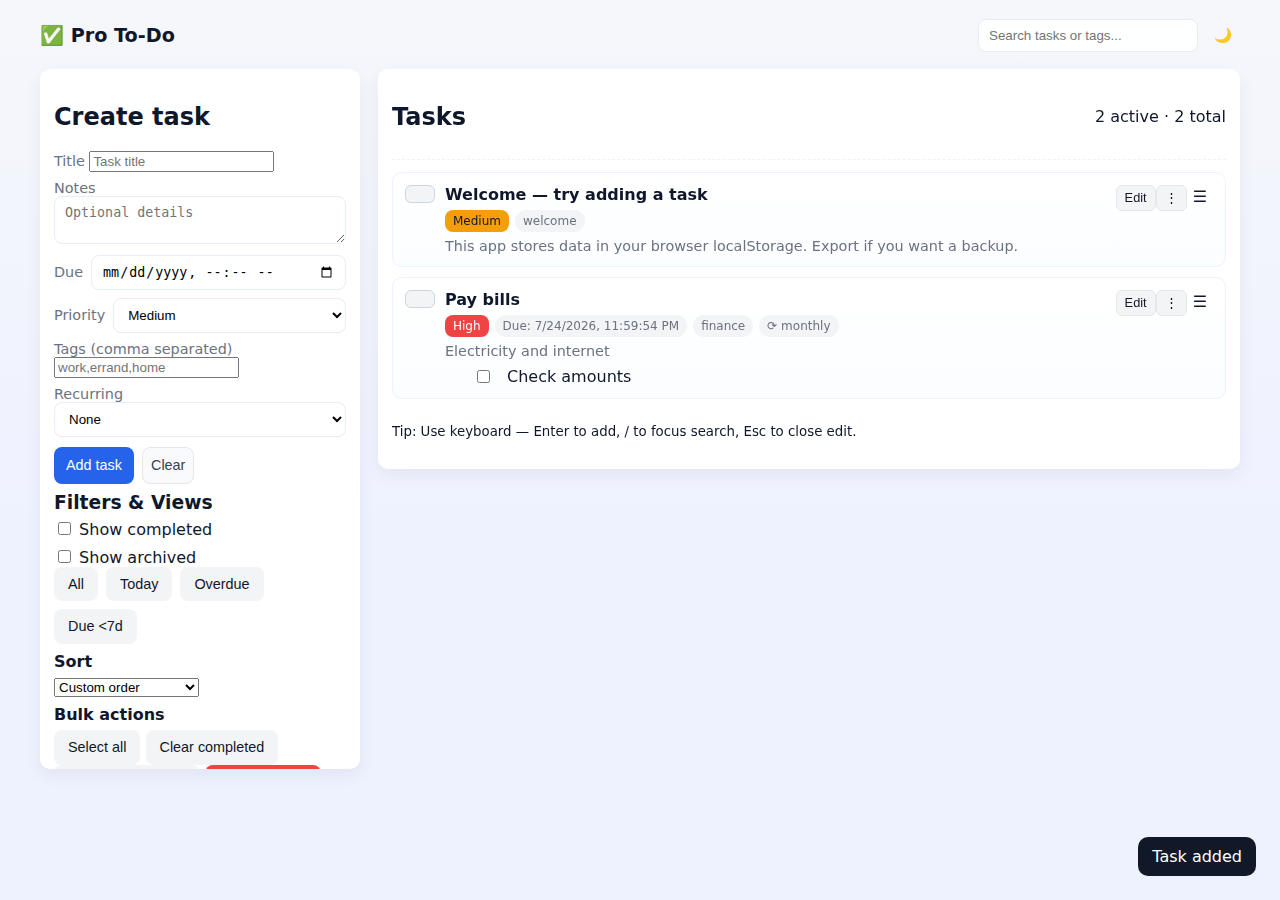
<file: index.html>
<!doctype html>
<html lang="en">
<head>
  <meta charset="utf-8" />
  <meta name="viewport" content="width=device-width,initial-scale=1" />
  <title>Pro To-Do App — Local</title>
  <link rel="stylesheet" href="styles.css">
</head>
<body>
  <div id="app" class="app">
    <header class="topbar">
      <div class="brand">✅ Pro To-Do</div>

      <div class="controls">
        <input id="search" type="search" placeholder="Search tasks or tags..." aria-label="Search tasks">
        <button id="toggleTheme" title="Toggle dark / light">🌙</button>
      </div>
    </header>

    <main class="main">
      <aside class="sidebar" aria-label="Sidebar controls">
        <section class="create">
          <h2>Create task</h2>
          <form id="taskForm" class="task-form" autocomplete="off">
            <label>
              Title
              <input id="title" name="title" required maxlength="200" placeholder="Task title">
            </label>

            <label>
              Notes
              <textarea id="notes" name="notes" rows="2" placeholder="Optional details"></textarea>
            </label>

            <label class="inline">
              Due
              <input id="due" name="due" type="datetime-local">
            </label>

            <label class="inline">
              Priority
              <select id="priority" name="priority" >
                <option value="low">Low</option>
                <option value="medium" selected>Medium</option>
                <option value="high">High</option>
              </select>
            </label>

            <label>
              Tags (comma separated)
              <input id="tags" name="tags" placeholder="work,errand,home">
            </label>

            <label>
              Recurring
              <select id="recurring" name="recurring">
                <option value="">None</option>
                <option value="daily">Daily</option>
                <option value="weekly">Weekly</option>
                <option value="monthly">Monthly</option>
              </select>
            </label>

            <div class="form-actions">
              <button id="saveTask" type="submit">Add task</button>
              <button id="clearForm" type="button" class="secondary">Clear</button>
            </div>
          </form>
        </section>

        <section class="filters">
          <h3>Filters & Views</h3>

          <div class="filter-row">
            <label><input type="checkbox" id="showCompleted"> Show completed</label>
            <label><input type="checkbox" id="showArchived"> Show archived</label>
          </div>

          <div class="filter-row">
            <button data-view="all" class="view-btn active">All</button>
            <button data-view="today" class="view-btn">Today</button>
            <button data-view="overdue" class="view-btn">Overdue</button>
            <button data-view="due7" class="view-btn">Due <7d</button>
          </div>

          <h4>Sort</h4>
          <select id="sortBy" aria-label="Sort tasks">
            <option value="order">Custom order</option>
            <option value="due">Due date ↑</option>
            <option value="due_desc">Due date ↓</option>
            <option value="priority">Priority (high → low)</option>
            <option value="created">Created (new → old)</option>
          </select>

          <h4>Bulk actions</h4>
          <div class="bulk">
            <button id="selectAll">Select all</button>
            <button id="clearCompleted">Clear completed</button>
            <button id="archiveCompleted">Archive completed</button>
            <button id="deleteSelected" class="danger">Delete selected</button>
            <button id="undo" title="Undo last change">Undo</button>
          </div>

          <h4>Data</h4>
          <div class="data-actions">
            <button id="exportJson">Export JSON</button>
            <label class="import-label">
              Import
              <input id="importJson" type="file" accept="application/json">
            </label>
            <button id="resetAll" class="danger">Reset All</button>
          </div>

          <div class="stats" aria-live="polite">
            <h4>Stats</h4>
            <div id="statsContent">Loading…</div>
          </div>
        </section>
      </aside>

      <section class="content" aria-label="Tasks">
        <header class="list-top">
          <h2 id="listTitle">Tasks</h2>
          <div class="list-meta">
            <span id="countActive">0 active</span> · <span id="countTotal">0 total</span>
          </div>
        </header>

        <ul id="taskList" class="task-list" role="list" aria-label="Task list">
          <!-- Tasks rendered here -->
        </ul>

        <footer class="content-footer">
          <small>Tip: Use keyboard — Enter to add, / to focus search, Esc to close edit.</small>
        </footer>
      </section>
    </main>

    <!-- Edit modal (inline simple) -->
    <div id="editModal" class="modal" aria-hidden="true" role="dialog" aria-modal="true">
      <div class="modal-content">
        <button id="closeModal" class="close">✖</button>
        <h3>Edit task</h3>
        <form id="editForm" class="task-form" autocomplete="off">
          <input id="editId" type="hidden">
          <label>
            Title
            <input id="editTitle" required maxlength="200">
          </label>
          <label>
            Notes
            <textarea id="editNotes" rows="3"></textarea>
          </label>
          <label class="inline">
            Due
            <input id="editDue" type="datetime-local">
          </label>
          <label class="inline">
            Priority
            <select id="editPriority">
              <option value="low">Low</option>
              <option value="medium">Medium</option>
              <option value="high">High</option>
            </select>
          </label>
          <label>
            Tags
            <input id="editTags" placeholder="comma separated">
          </label>
          <label>
            Recurring
            <select id="editRecurring">
              <option value="">None</option>
              <option value="daily">Daily</option>
              <option value="weekly">Weekly</option>
              <option value="monthly">Monthly</option>
            </select>
          </label>
          <div class="form-actions">
            <button id="saveEdit" type="submit">Save</button>
            <button id="deleteTask" type="button" class="danger">Delete</button>
          </div>
        </form>
      </div>
    </div>

    <div id="toast" class="toast" aria-live="polite"></div>

  </div>

  <script src="main.js" defer></script>
</body>
</html>
</file>
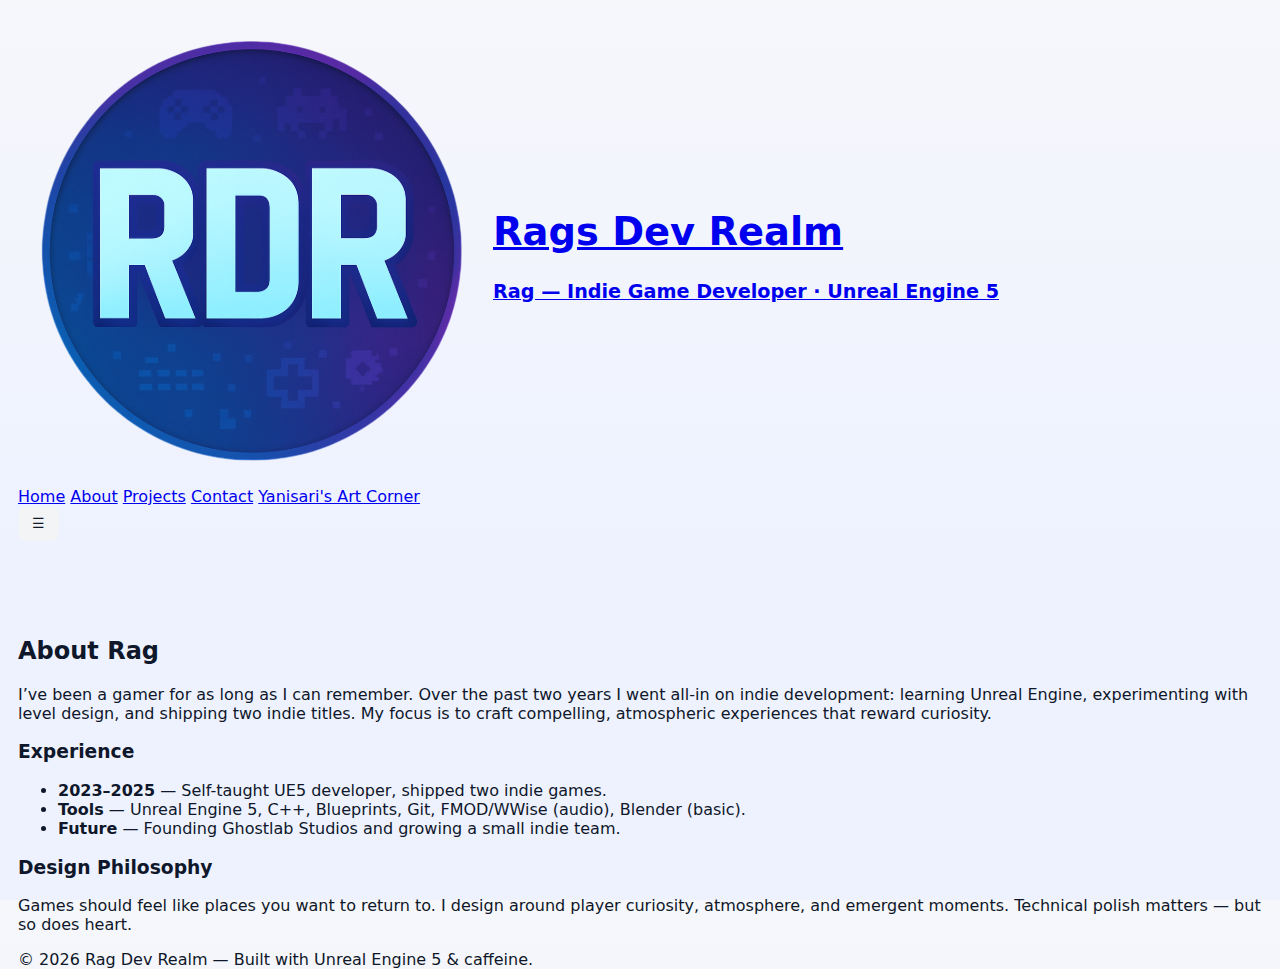
<file: about.html>
<!doctype html>
<html lang="en">
<head>
<meta charset="utf-8" />
<meta name="viewport" content="width=device-width,initial-scale=1" />
  <title>RagsDevRealm</title>
  <meta name="title" content="Rags Dev Realm">
  <meta name="description" content="Rag — Indie Game Developer sharing Unreal Engine 5 projects, devlogs, and insights. Follow the journey of solo game development.">

  <!-- SEO keywords -->
  <meta name="keywords" content="indie game developer, Unreal Engine 5, C++, game dev blog, solo dev, Rag Dev Realm, Ghostlab Studios, devlogs, portfolio">

  <!-- Author -->
  <meta name="author" content="Rag (Rag Dev Realm)">
  <meta name="robots" content="index, follow">
  <meta name="theme-color" content="#1a1a1a">

  <!-- Open Graph / Facebook / LinkedIn -->
  <meta property="og:type" content="website">
  <meta property="og:url" content="https://ragsdevrealm.com/">
  <meta property="og:title" content="Rag Dev Realm — Portfolio">
  <meta property="og:description" content="Indie game developer — Unreal Engine 5 projects, devlogs, and insights.">
  <meta property="og:image" content="https://ragsdevrealm.com/pics/rdr_logo.png">

  <!-- Twitter -->
  <meta name="twitter:card" content="summary_large_image">
  <meta name="twitter:url" content="https://ragsdevrealm.com/">
  <meta name="twitter:title" content="Rag Dev Realm — Portfolio">
  <meta name="twitter:description" content="Indie game developer — Unreal Engine 5 projects, devlogs, and insights.">
  <meta name="twitter:image" content="https://ragsdevrealm.com/pics/rdr_logo.png">

  <!-- Favicons -->
  <link rel="icon" href="pics/rdr_logo.png" type="image/png">
  <link rel="apple-touch-icon" href="pics/rdr_logo.png">
  <link rel="manifest" href="site.webmanifest">
<link rel="stylesheet" href="styles.css">
<link rel="icon" href="pics/rdr_logo.png" />
</head>
<body>
<!-- reuse header via copy/paste for static bundle -->
<header class="site-header">
<div class="container header-inner">
<a class="brand" href="index.html">
<div class="logo-round" aria-hidden>
<img src="pics/rdr_logo.png" alt="RDR logo"/>
</div>
<div class="brand-text">
<h1>Rags Dev Realm</h1>
<p class="muted">Rag — Indie Game Developer · Unreal Engine 5</p>
</div>
</a>


<nav class="main-nav" aria-label="Main navigation">
<a href="index.html" class="active">Home</a>
<a href="about.html">About</a>
<a href="projects.html">Projects</a>
<a href="contact.html">Contact</a>
<a href="https://vgen.co/yanesari/portfolio">Yanisari's Art Corner</a>
</nav>


<button id="nav-toggle" class="nav-toggle" aria-label="Open menu">☰</button>
</div>
</header>
<br><br><br><br>

<main class="container about-page">
<section class="about-intro">
<h2>About Rag</h2>
<p>I’ve been a gamer for as long as I can remember. Over the past two years I went all-in on indie development: learning Unreal Engine, experimenting with level design, and shipping two indie titles. My focus is to craft compelling, atmospheric experiences that reward curiosity.</p>
</section>


<section class="timeline">
<h3>Experience</h3>
<ul>
<li><strong>2023–2025</strong> — Self-taught UE5 developer, shipped two indie games.</li>
<li><strong>Tools</strong> — Unreal Engine 5, C++, Blueprints, Git, FMOD/WWise (audio), Blender (basic).</li>
<li><strong>Future</strong> — Founding Ghostlab Studios and growing a small indie team.</li>
</ul>
</section>


<section class="values">
<h3>Design Philosophy</h3>
<p>Games should feel like places you want to return to. I design around player curiosity, atmosphere, and emergent moments. Technical polish matters — but so does heart.</p>
</section>
</main>


<footer class="site-footer">
  <div class="container footer-inner" style="justify-content: center;">
    <div>© <span id="year"></span> Rag Dev Realm — Built with Unreal Engine 5 &amp; caffeine.</div>
  </div>
</footer>

<script>
document.getElementById("year").textContent = new Date().getFullYear();
</script>
<script src="main.js"></script>
</body>
</html>
</file>
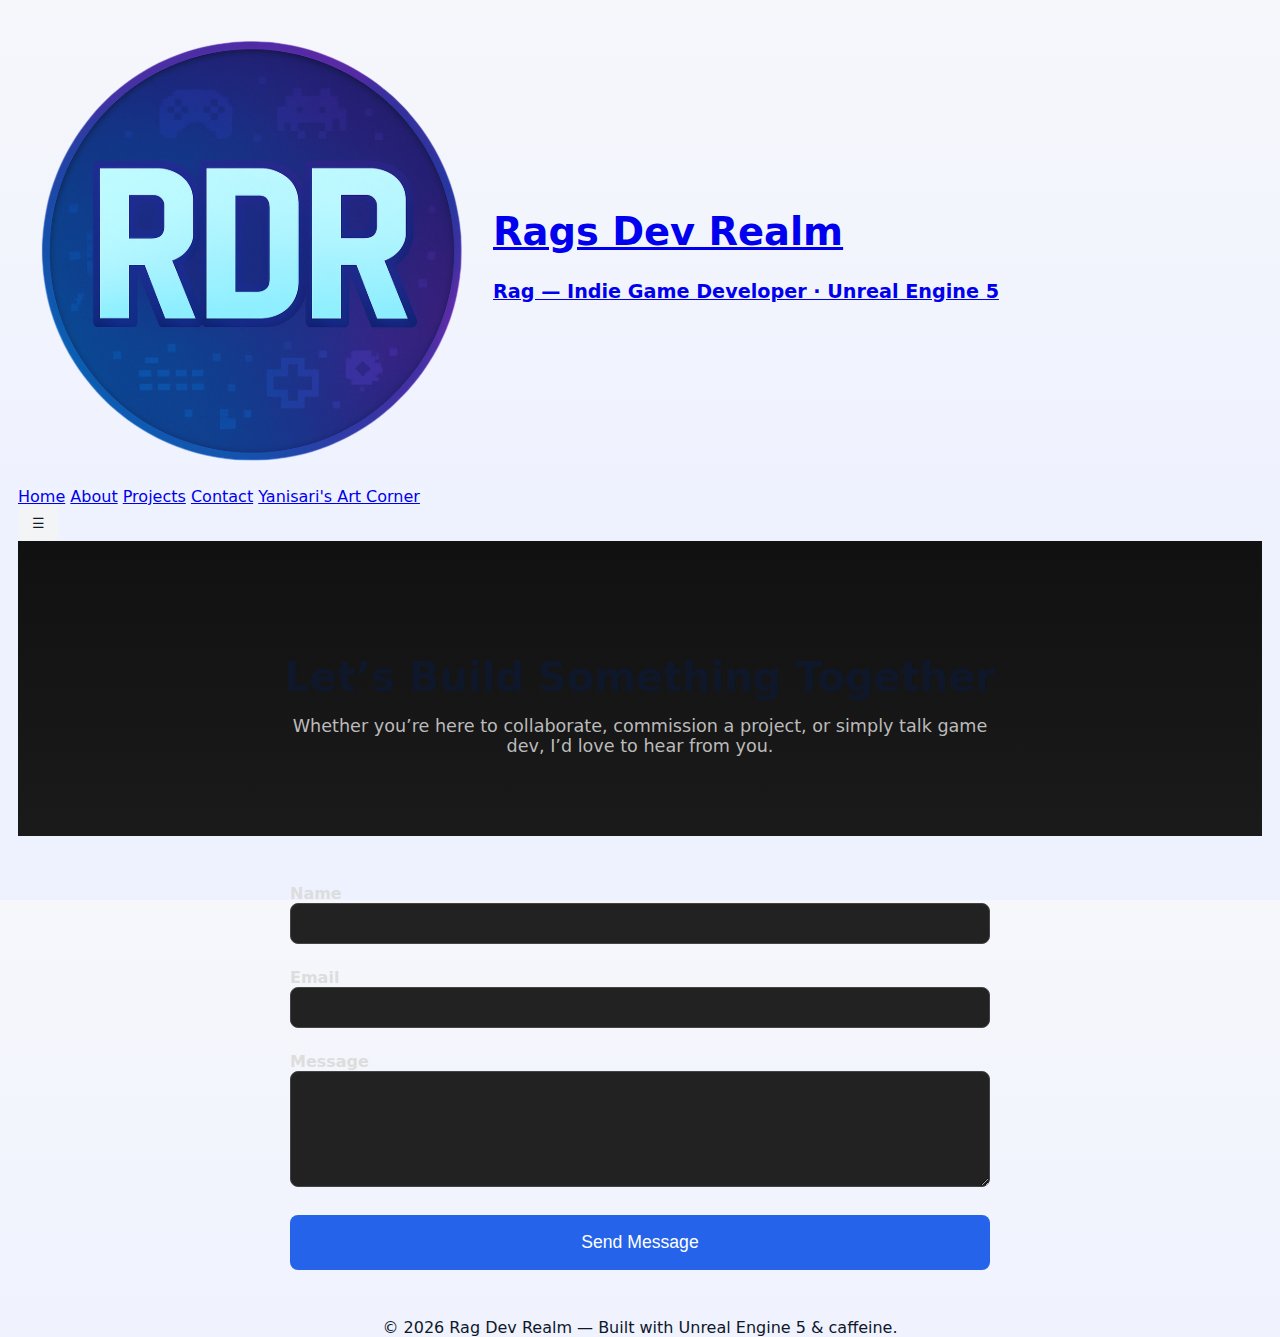
<file: contact.html>
<!doctype html>
<html lang="en">
<head>
<meta charset="utf-8" />
<meta name="viewport" content="width=device-width,initial-scale=1" />
<title>Rags Dev Realm — Contact</title>
<meta name="title" content="Rags Dev Realm — Contact">
<meta name="description" content="Get in touch with Rag — Indie Game Developer. Collaborations, commissions, or game dev chats.">

<!-- SEO -->
<meta name="keywords" content="contact, indie game developer, Unreal Engine 5, solo dev, portfolio, Rag Dev Realm, Ghostlab Studios">
<meta name="author" content="Rag (Rags Dev Realm)">
<meta name="robots" content="index, follow">
<meta name="theme-color" content="#1a1a1a">

<!-- Open Graph -->
<meta property="og:type" content="website">
<meta property="og:url" content="https://ragsdevrealm.com/contact.html">
<meta property="og:title" content="Contact — Rags Dev Realm">
<meta property="og:description" content="Collaborations, commissions, or just chatting about game dev — reach out to Rag.">
<meta property="og:image" content="https://ragsdevrealm.com/pics/rdr_logo.png">

<!-- Twitter -->
<meta name="twitter:card" content="summary_large_image">
<meta name="twitter:url" content="https://ragsdevrealm.com/contact.html">
<meta name="twitter:title" content="Contact — Rags Dev Realm">
<meta name="twitter:description" content="Collaborations, commissions, or just chatting about game dev — reach out to Rag.">
<meta name="twitter:image" content="https://ragsdevrealm.com/pics/rdr_logo.png">

<!-- Favicons -->
<link rel="icon" href="pics/rdr_logo.png" type="image/png">
<link rel="apple-touch-icon" href="pics/rdr_logo.png">
<link rel="manifest" href="site.webmanifest">
<link rel="stylesheet" href="styles.css">
</head>
<body>
<header class="site-header">
<div class="container header-inner">
<a class="brand" href="index.html">
<div class="logo-round" aria-hidden>
<img src="pics/rdr_logo.png" alt="RDR logo"/>
</div>
<div class="brand-text">
<h1>Rags Dev Realm</h1>
<p class="muted">Rag — Indie Game Developer · Unreal Engine 5</p>
</div>
</a>


<nav class="main-nav" aria-label="Main navigation">
<a href="index.html" class="active">Home</a>
<a href="about.html">About</a>
<a href="projects.html">Projects</a>
<a href="contact.html">Contact</a>
<a href="https://vgen.co/yanesari/portfolio">Yanisari's Art Corner</a>
</nav>


<button id="nav-toggle" class="nav-toggle" aria-label="Open menu">☰</button>
</div>
</header>

<!-- CONTACT HERO -->
<section class="contact-hero" style="text-align:center; padding:5rem 2rem; background:linear-gradient(180deg,#111 0%,#1a1a1a 100%);">
  <h2 style="font-size:2.5rem; margin-bottom:1rem;">Let’s Build Something Together</h2>
  <p style="color:#bbb; font-size:1.1rem; max-width:700px; margin:0 auto;">
    Whether you’re here to collaborate, commission a project, or simply talk game dev, I’d love to hear from you.  
  </p>
</section>

<!-- CONTACT FORM -->
<main class="container contact-page" style="max-width:700px; margin:3rem auto; text-align:center;">
  <form class="contact-form" action="#" onsubmit="return contactSubmit(event)" style="display:flex; flex-direction:column; gap:1.5rem;">
    <label style="text-align:left; font-weight:600; color:#ddd;">Name
      <input type="text" id="c-name" required style="width:100%; padding:0.75rem; background:#222; border:1px solid #444; color:#fff; border-radius:8px;">
    </label>
    <label style="text-align:left; font-weight:600; color:#ddd;">Email
      <input type="email" id="c-email" required style="width:100%; padding:0.75rem; background:#222; border:1px solid #444; color:#fff; border-radius:8px;">
    </label>
    <label style="text-align:left; font-weight:600; color:#ddd;">Message
      <textarea id="c-message" rows="6" required style="width:100%; padding:0.75rem; background:#222; border:1px solid #444; color:#fff; border-radius:8px; resize:vertical;"></textarea>
    </label>
    <button class="btn primary" style="padding:1rem; font-size:1.1rem; border-radius:8px; cursor:pointer;">Send Message</button>
  </form>
</main>

<footer class="site-footer">
  <div class="container footer-inner" style="justify-content:center; text-align:center;">
    <div>© <span id="year"></span> Rag Dev Realm — Built with Unreal Engine 5 &amp; caffeine.</div>
  </div>
</footer>

<script>
document.getElementById("year").textContent = new Date().getFullYear();
</script>
<script src="main.js"></script>
</body>
</html>
</file>
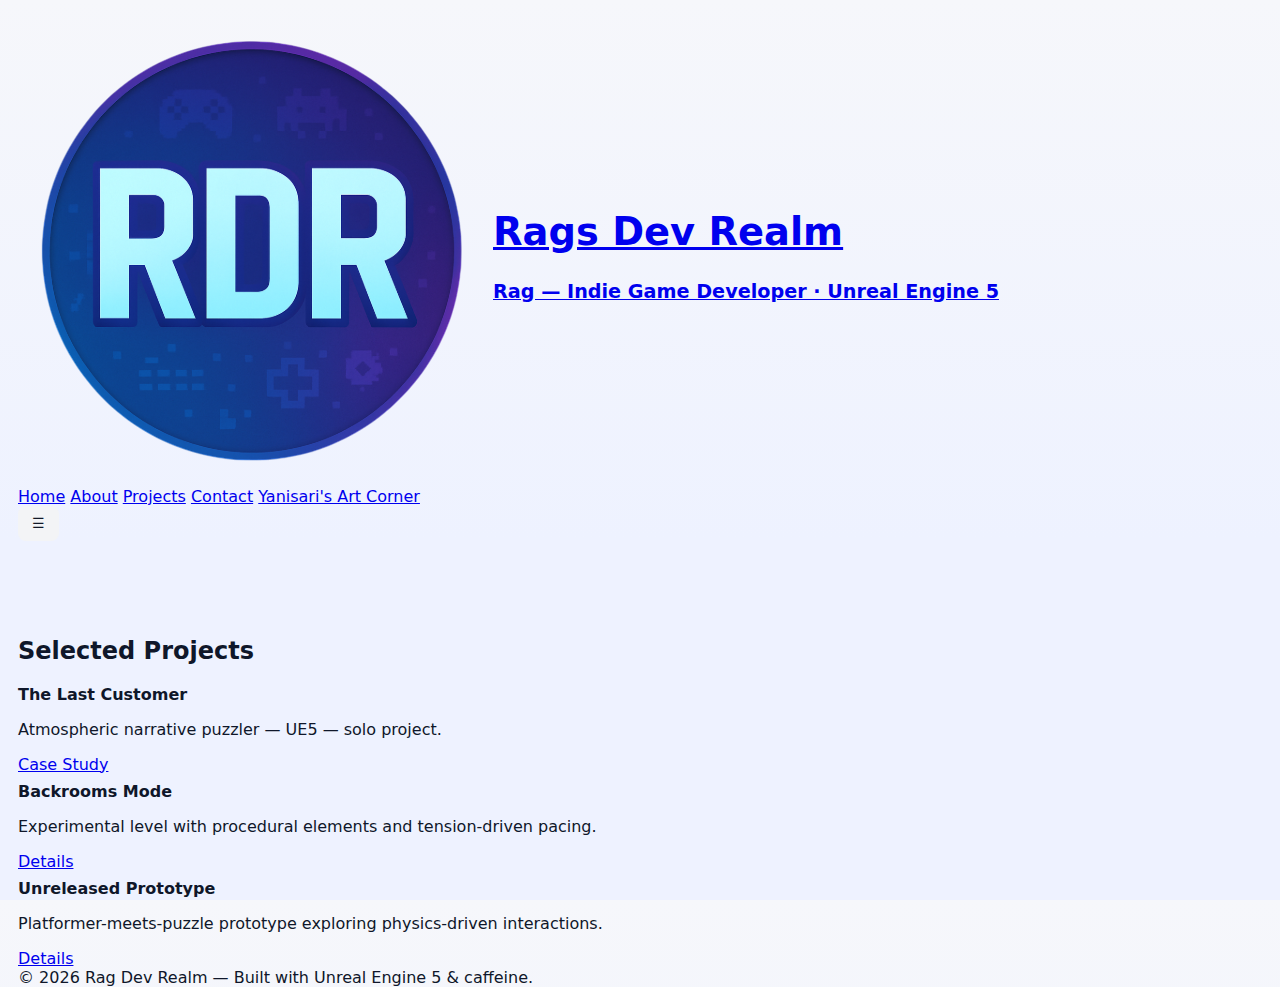
<file: projects.html>
<!doctype html>
<html lang="en">
<head>
<meta charset="utf-8" />
<meta name="viewport" content="width=device-width,initial-scale=1" />
  <title>RagsDevRealm</title>
  <meta name="title" content="Rags Dev Realm">
  <meta name="description" content="Rag — Indie Game Developer sharing Unreal Engine 5 projects, devlogs, and insights. Follow the journey of solo game development.">

  <!-- SEO keywords -->
  <meta name="keywords" content="indie game developer, Unreal Engine 5, C++, game dev blog, solo dev, Rag Dev Realm, Ghostlab Studios, devlogs, portfolio">

  <!-- Author -->
  <meta name="author" content="Rag (Rag Dev Realm)">
  <meta name="robots" content="index, follow">
  <meta name="theme-color" content="#1a1a1a">

  <!-- Open Graph / Facebook / LinkedIn -->
  <meta property="og:type" content="website">
  <meta property="og:url" content="https://ragsdevrealm.com/">
  <meta property="og:title" content="Rag Dev Realm — Portfolio">
  <meta property="og:description" content="Indie game developer — Unreal Engine 5 projects, devlogs, and insights.">
  <meta property="og:image" content="https://ragsdevrealm.com/pics/rdr_logo.png">

  <!-- Twitter -->
  <meta name="twitter:card" content="summary_large_image">
  <meta name="twitter:url" content="https://ragsdevrealm.com/">
  <meta name="twitter:title" content="Rag Dev Realm — Portfolio">
  <meta name="twitter:description" content="Indie game developer — Unreal Engine 5 projects, devlogs, and insights.">
  <meta name="twitter:image" content="https://ragsdevrealm.com/pics/rdr_logo.png">

  <!-- Favicons -->
  <link rel="icon" href="pics/rdr_logo.png" type="image/png">
  <link rel="apple-touch-icon" href="pics/rdr_logo.png">
  <link rel="manifest" href="site.webmanifest">
<link rel="stylesheet" href="styles.css">
<link rel="icon" href="pics/rdr_logo.png" />
</head>
<body>
<header class="site-header">
<div class="container header-inner">
<a class="brand" href="index.html">
<div class="logo-round" aria-hidden>
<img src="pics/rdr_logo.png" alt="RDR logo"/>
</div>
<div class="brand-text">
<h1>Rags Dev Realm</h1>
<p class="muted">Rag — Indie Game Developer · Unreal Engine 5</p>
</div>
</a>


<nav class="main-nav" aria-label="Main navigation">
<a href="index.html" class="active">Home</a>
<a href="about.html">About</a>
<a href="projects.html">Projects</a>
<a href="contact.html">Contact</a>
<a href="https://vgen.co/yanesari/portfolio">Yanisari's Art Corner</a>
</nav>


<button id="nav-toggle" class="nav-toggle" aria-label="Open menu">☰</button>
</div>
</header>

<br><br><br><br>
<main class="container projects-page">
<h2>Selected Projects</h2>
<div class="grid">
<article class="project-card" tabindex="0">
<div class="thumb"></div>
<h4>The Last Customer</h4>
<p>Atmospheric narrative puzzler — UE5 — solo project.</p>
<a class="btn small" href="project-sample.html">Case Study</a>
</article>


<article class="project-card" tabindex="0">
<div class="thumb"></div>
<h4>Backrooms Mode</h4>
<p>Experimental level with procedural elements and tension-driven pacing.</p>
<a class="btn small" href="#">Details</a>
</article>


<article class="project-card" tabindex="0">
<div class="thumb"></div>
<h4>Unreleased Prototype</h4>
<p>Platformer-meets-puzzle prototype exploring physics-driven interactions.</p>
<a class="btn small" href="#">Details</a>
</article>
</div>
</main>


<footer class="site-footer">
  <div class="container footer-inner" style="justify-content: center;">
    <div>© <span id="year"></span> Rag Dev Realm — Built with Unreal Engine 5 &amp; caffeine.</div>
  </div>
</footer>

<script>
document.getElementById("year").textContent = new Date().getFullYear();
</script>
<script src="main.js"></script>
</body>
</html>
</file>
<file: styles.css>
:root{
  --bg:#f6f7fb;
  --panel:#ffffff;
  --muted:#6b7280;
  --accent:#2563eb;
  --danger:#ef4444;
  --success:#16a34a;
  --shadow: 0 6px 18px rgba(16,24,40,0.06);
  --radius:10px;
  --glass: rgba(255,255,255,0.8);
  font-family: Inter, system-ui, -apple-system, "Segoe UI", Roboto, "Helvetica Neue", Arial;
  color-scheme: light;
}

*{box-sizing:border-box}
html,body,#app{height:100%}
body{
  margin:0;
  background:linear-gradient(180deg,var(--bg),#eef2ff 60%);
  color:#0f172a;
  -webkit-font-smoothing:antialiased;
  -moz-osx-font-smoothing:grayscale;
  padding:18px;
}

.app{
  max-width:1200px;
  margin:0 auto;
  background:transparent;
  display:flex;
  flex-direction:column;
  gap:16px;
}

/* Top bar */
.topbar{
  display:flex;
  justify-content:space-between;
  align-items:center;
}
.brand{
  font-weight:700;
  font-size:1.2rem;
  display:flex;
  gap:8px;
  align-items:center;
}

/* Controls */
.controls{display:flex;gap:8px;align-items:center}
.controls input[type="search"]{
  min-width:220px;
  padding:8px 10px;
  border-radius:8px;
  border:1px solid #e6edf3;
  background:rgba(255,255,255,0.9);
}
.controls button{padding:8px;border-radius:8px;border:0;background:transparent;cursor:pointer}

/* Layout */
.main{
  display:grid;
  grid-template-columns:320px 1fr;
  gap:18px;
  align-items:start;
}

/* Sidebar */
.sidebar{
  background:var(--panel);
  border-radius:var(--radius);
  padding:14px;
  box-shadow:var(--shadow);
  height:calc(100vh - 200px);
  overflow:auto;
}

/* Content area */
.content{
  background:var(--panel);
  border-radius:var(--radius);
  padding:14px;
  box-shadow:var(--shadow);
  min-height:400px;
  display:flex;
  flex-direction:column;
}

/* Form */
.task-form label{display:block;margin:8px 0;font-size:0.9rem;color:var(--muted)}
.task-form input[type="text"],
.task-form input[type="search"],
.task-form input[type="datetime-local"],
.task-form textarea,
.task-form select{
  width:100%;
  padding:8px 10px;
  border-radius:8px;
  border:1px solid #e6edf3;
  background:transparent;
}
.task-form .inline{display:flex;gap:8px;align-items:center}
.form-actions{display:flex;gap:8px;margin-top:10px}
button{cursor:pointer}
button.secondary{background:#f3f4f6;border:1px solid #e5e7eb;padding:8px;border-radius:8px}
button.danger{background:var(--danger);color:#fff;padding:8px;border-radius:8px;border:0}
button#saveTask,button#saveEdit{background:var(--accent);color:#fff;padding:8px 12px;border-radius:8px;border:0}

/* Filters */
.filters h3,h4{margin:8px 0 6px 0}
.filter-row{display:flex;gap:8px;flex-wrap:wrap}

/* Task list */
.list-top{display:flex;justify-content:space-between;align-items:center;padding-bottom:8px;border-bottom:1px dashed #eef2ff}
.task-list{list-style:none;margin:12px 0;padding:0;display:block}
.task-item{
  display:flex;
  gap:12px;
  align-items:flex-start;
  padding:12px;
  border-radius:10px;
  border:1px solid #eef2ff;
  margin-bottom:10px;
  background:linear-gradient(180deg,#ffffff, #fbfdff);
}
.task-left{display:flex;gap:10px;align-items:flex-start;flex:1}
.checkbox{width:18px;height:18px;border-radius:6px;border:1px solid #cbd5e1;display:inline-flex;align-items:center;justify-content:center;cursor:pointer}
.task-title{font-weight:600}
.task-title.done{text-decoration:line-through;opacity:0.6}
.task-meta{color:var(--muted);font-size:0.85rem;margin-top:6px}
.badge{display:inline-block;padding:4px 8px;border-radius:999px;font-size:0.75rem;background:#f3f4f6;margin-right:6px}

/* priority styles */
.p-high{color:#ffffff;background:#ef4444;padding:4px 8px;border-radius:8px}
.p-medium{color:#111827;background:#f59e0b;padding:4px 8px;border-radius:8px}
.p-low{color:#064e3b;background:#bbf7d0;padding:4px 8px;border-radius:8px}

/* Subtasks */
.subtasks{margin-top:8px;padding-left:28px}
.subtask{display:flex;gap:8px;align-items:center}

/* Drag handle */
.handle{cursor:grab;align-self:center;padding:6px;border-radius:6px;background:transparent}

/* Modal */
.modal{position:fixed;inset:0;display:none;align-items:center;justify-content:center;background:rgba(3,7,18,0.45);z-index:60}
.modal[aria-hidden="false"]{display:flex}
.modal-content{background:var(--panel);padding:16px;border-radius:10px;min-width:320px;max-width:720px;box-shadow:var(--shadow)}
.close{position:absolute;right:18px;top:18px;border:0;background:transparent;font-size:18px;cursor:pointer}

/* Toast */
.toast{position:fixed;right:24px;bottom:24px;background:#111827;color:#fff;padding:10px 14px;border-radius:10px;display:none}
.toast.show{display:block}

/* Responsive */
@media (max-width:980px){
  .main{grid-template-columns:1fr}
  .sidebar{height:auto}
  .controls input[type="search"]{min-width:120px}
}

/* Dark mode */
body.dark{
  --bg:#0b1220;
  --panel:#071226;
  --muted:#9aa6b2;
  --accent:#60a5fa;
  color-scheme:dark;
}

/* General button styling */
button {
  appearance: none;
  border: none;
  border-radius: 8px;
  padding: 8px 14px;
  font-size: 0.9rem;
  font-weight: 500;
  cursor: pointer;
  background: #f3f4f6;
  color: #111827;
  transition: background 0.2s, transform 0.1s;
  line-height: 1.3;
}

button:hover {
  background: #e5e7eb;
}

button:active {
  transform: scale(0.97);
}

button:disabled {
  opacity: 0.5;
  cursor: not-allowed;
}

/* Primary action */
button.primary,
#saveTask,
#saveEdit {
  background: var(--accent);
  color: #fff;
}

button.primary:hover,
#saveTask:hover,
#saveEdit:hover {
  background: #1d4ed8;
}

/* Secondary action */
button.secondary {
  background: #f9fafb;
  border: 1px solid #e5e7eb;
  color: #374151;
}
button.secondary:hover {
  background: #f3f4f6;
}

/* Danger action */
button.danger {
  background: var(--danger);
  color: #fff;
}
button.danger:hover {
  background: #dc2626;
}

/* Small utility buttons (e.g. Edit, quick menu) */
button.small {
  padding: 4px 8px;
  font-size: 0.8rem;
  background: #f3f4f6;
  border: 1px solid #e5e7eb;
  border-radius: 6px;
}
button.small:hover {
  background: #e5e7eb;
}
</file>
